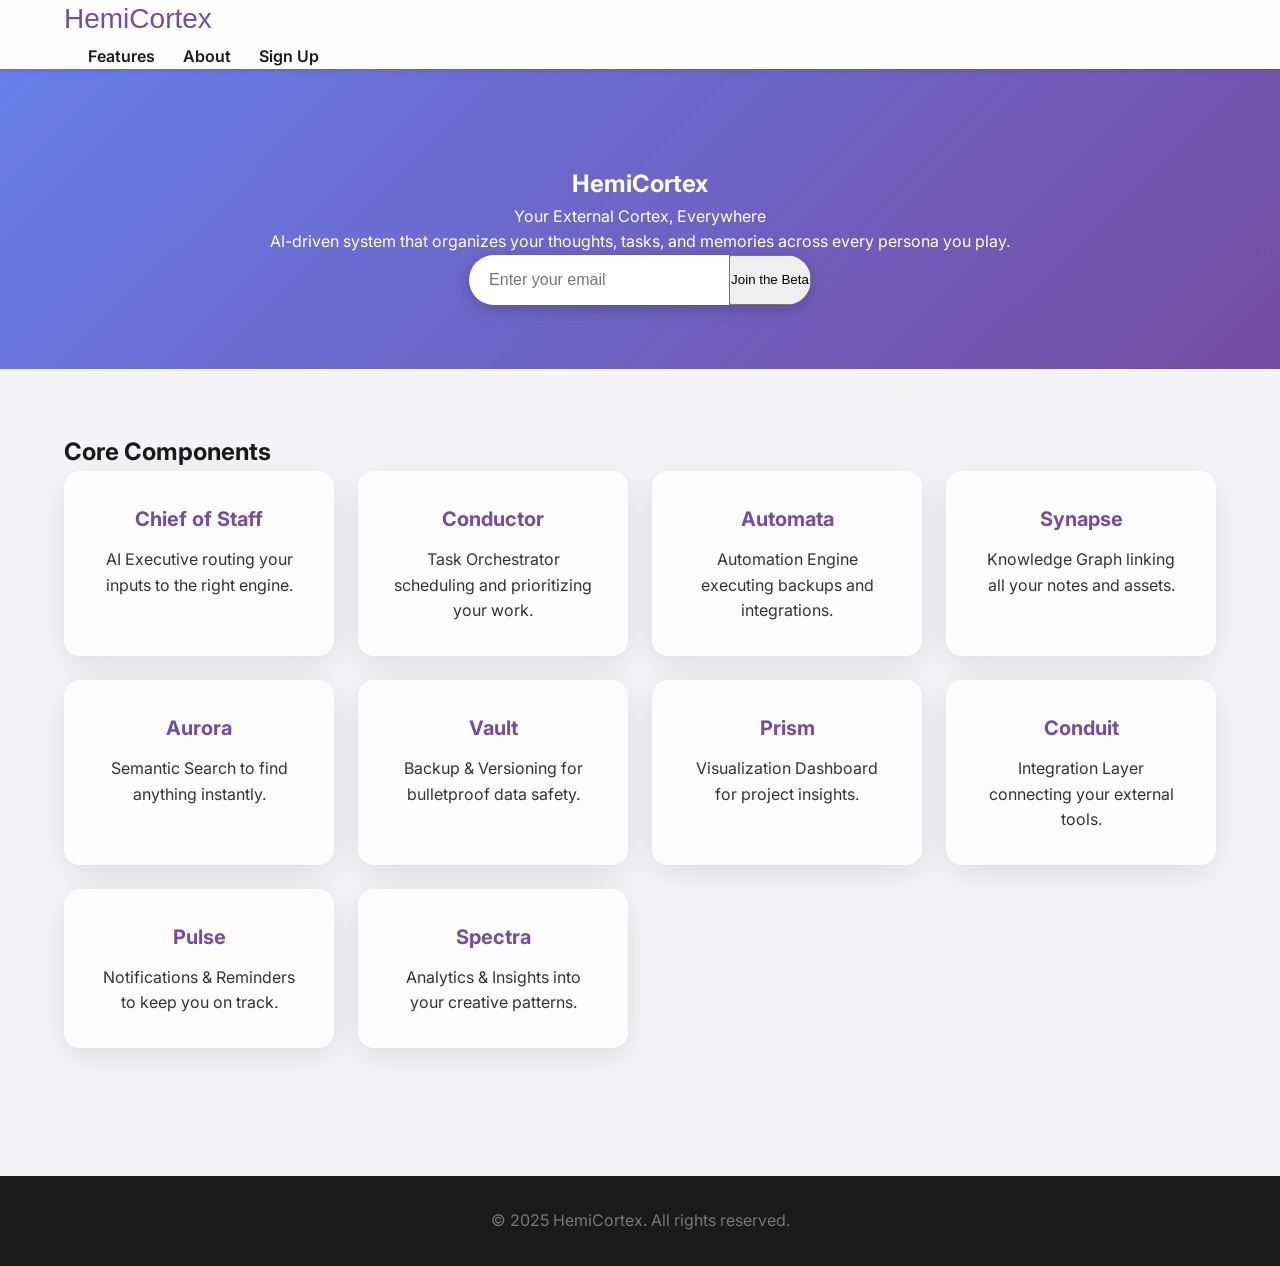
<file: index.html>
<!DOCTYPE html>
<html lang="en">
<head>
  <meta charset="UTF-8">
  <meta name="viewport" content="width=device-width, initial-scale=1">
  <title>HemiCortex - Your External Cortex, Everywhere</title>
  <link href="https://fonts.googleapis.com/css2?family=Inter:wght@400;600;700&display=swap" rel="stylesheet">
  <link rel="stylesheet" href="assets/css/styles.css">
</head>
<body>
  <header class="site-header">
    <div class="container">
      <img src="assets/images/logo.svg" alt="HemiCortex Logo" class="logo">
      <nav class="site-nav">
        <a href="#features">Features</a>
        <a href="#about">About</a>
        <a href="#signup">Sign Up</a>
      </nav>
    </div>
  </header>

  <section class="hero">
    <div class="container hero-content">
      <h1>HemiCortex</h1>
      <p class="tagline">Your External Cortex, Everywhere</p>
      <p>AI-driven system that organizes your thoughts, tasks, and memories across every persona you play.</p>
      <form id="signup" action="https://formspree.io/f/your-form-id" method="POST" class="signup-form">
        <input type="email" name="email" placeholder="Enter your email" required>
        <button type="submit">Join the Beta</button>
      </form>
    </div>
  </section>

  <section id="features" class="features">
    <div class="container">
      <h2>Core Components</h2>
      <div class="features-grid">
        <div class="feature-card">
          <h3>Chief of Staff</h3>
          <p>AI Executive routing your inputs to the right engine.</p>
        </div>
        <div class="feature-card">
          <h3>Conductor</h3>
          <p>Task Orchestrator scheduling and prioritizing your work.</p>
        </div>
        <div class="feature-card">
          <h3>Automata</h3>
          <p>Automation Engine executing backups and integrations.</p>
        </div>
        <div class="feature-card">
          <h3>Synapse</h3>
          <p>Knowledge Graph linking all your notes and assets.</p>
        </div>
        <div class="feature-card">
          <h3>Aurora</h3>
          <p>Semantic Search to find anything instantly.</p>
        </div>
        <div class="feature-card">
          <h3>Vault</h3>
          <p>Backup & Versioning for bulletproof data safety.</p>
        </div>
        <div class="feature-card">
          <h3>Prism</h3>
          <p>Visualization Dashboard for project insights.</p>
        </div>
        <div class="feature-card">
          <h3>Conduit</h3>
          <p>Integration Layer connecting your external tools.</p>
        </div>
        <div class="feature-card">
          <h3>Pulse</h3>
          <p>Notifications & Reminders to keep you on track.</p>
        </div>
        <div class="feature-card">
          <h3>Spectra</h3>
          <p>Analytics & Insights into your creative patterns.</p>
        </div>
      </div>
    </div>
  </section>

  <footer class="site-footer">
    <div class="container">
      <p>&copy; 2025 HemiCortex. All rights reserved.</p>
    </div>
  </footer>
</body>
</html>
</file>
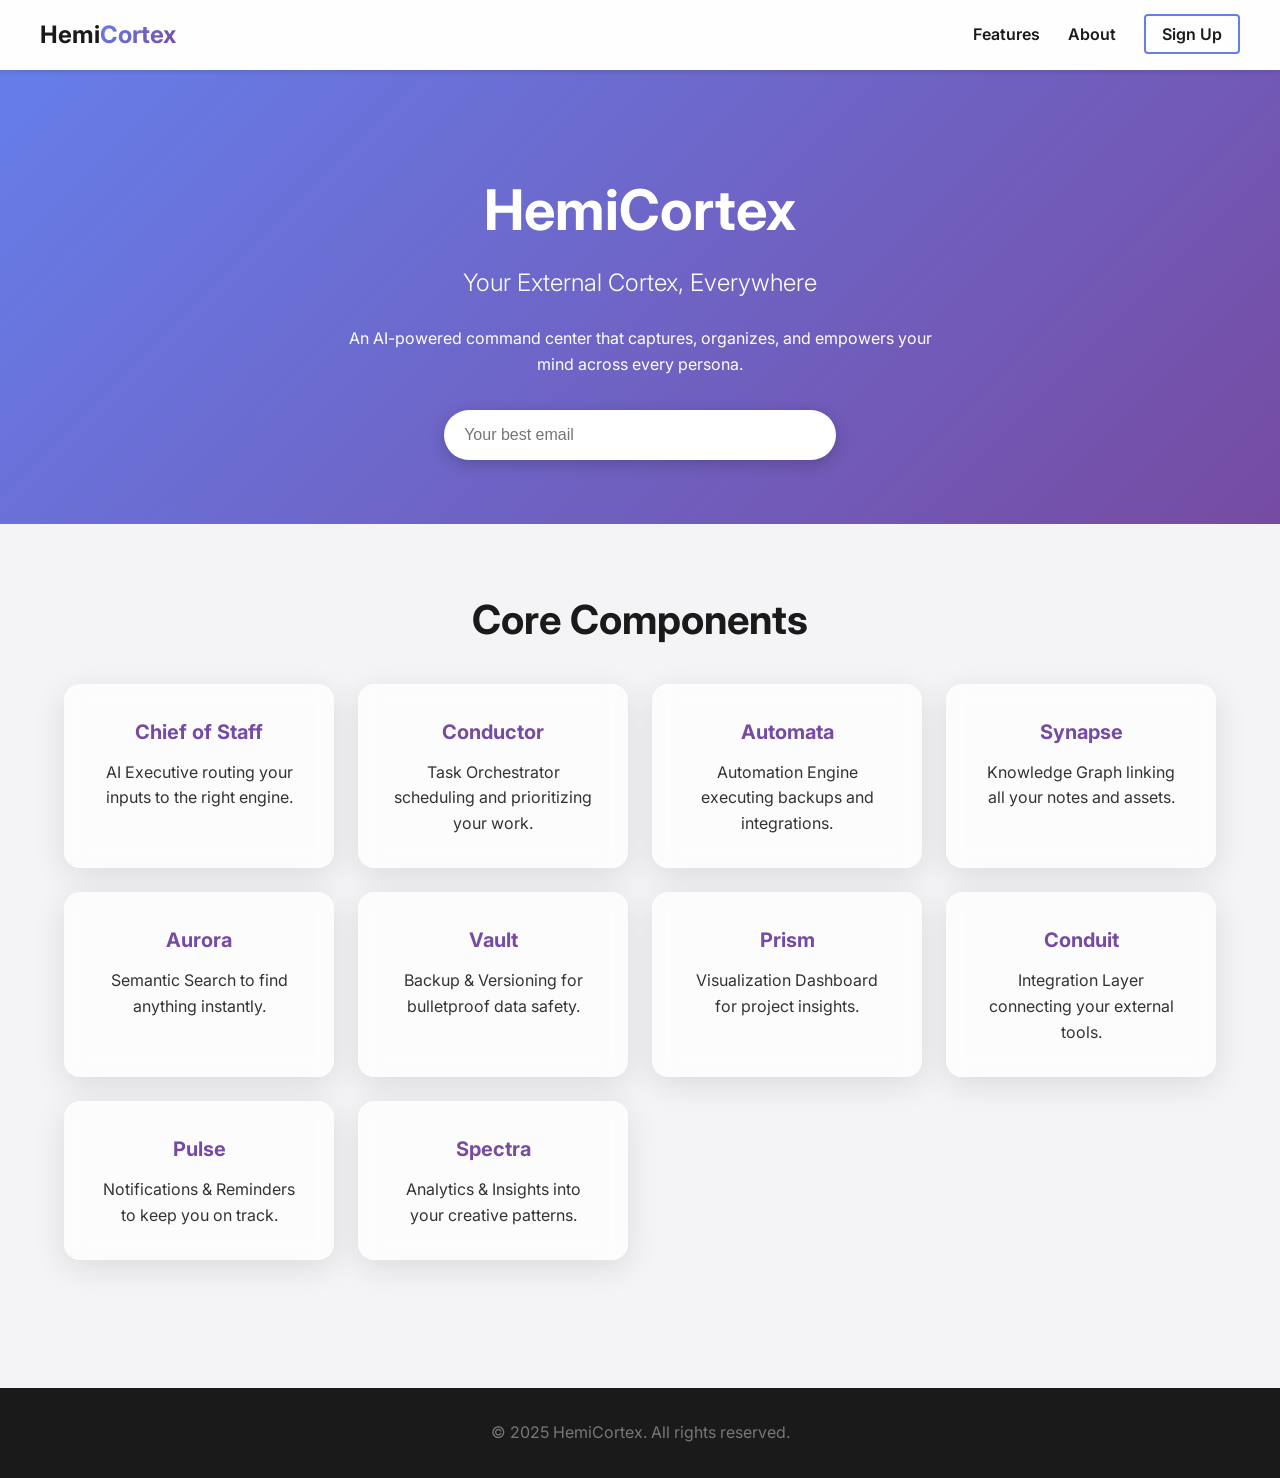
<file: docs/index.html>
<!DOCTYPE html>
<html lang="en">
<head>
  <meta charset="UTF-8">
  <meta name="viewport" content="width=device-width, initial-scale=1">
  <title>HemiCortex - Your External Cortex, Everywhere</title>
  <link href="https://fonts.googleapis.com/css2?family=Inter:wght@300;400;600;700&display=swap" rel="stylesheet">
  <link rel="stylesheet" href="assets/css/styles.css">
</head>
<body>
  <header class="site-header">
    <div class="container nav-container">
      <a href="/" class="logo">Hemi<span>Cortex</span></a>
      <nav class="site-nav">
        <a href="#features">Features</a>
        <a href="#about">About</a>
        <a href="#signup" class="btn-outline">Sign Up</a>
      </nav>
    </div>
  </header>

  <section class="hero">
    <div class="container hero-content">
      <h1 class="hero-title">HemiCortex</h1>
      <p class="hero-subtitle">Your External Cortex, Everywhere</p>
      <p class="hero-text">An AI-powered command center that captures, organizes, and empowers your mind across every persona.</p>
      <form id="signup" action="https://formspree.io/f/your-form-id" method="POST" class="signup-form">
        <input type="email" name="email" placeholder="Your best email" required>
        <button type="submit" class="btn-primary">Join the Beta</button>
      </form>
    </div>
  </section>

  <section id="features" class="features">
    <div class="container">
      <h2 class="section-title">Core Components</h2>
      <div class="features-grid">
        <div class="feature-card"><h3>Chief of Staff</h3><p>AI Executive routing your inputs to the right engine.</p></div>
        <div class="feature-card"><h3>Conductor</h3><p>Task Orchestrator scheduling and prioritizing your work.</p></div>
        <div class="feature-card"><h3>Automata</h3><p>Automation Engine executing backups and integrations.</p></div>
        <div class="feature-card"><h3>Synapse</h3><p>Knowledge Graph linking all your notes and assets.</p></div>
        <div class="feature-card"><h3>Aurora</h3><p>Semantic Search to find anything instantly.</p></div>
        <div class="feature-card"><h3>Vault</h3><p>Backup & Versioning for bulletproof data safety.</p></div>
        <div class="feature-card"><h3>Prism</h3><p>Visualization Dashboard for project insights.</p></div>
        <div class="feature-card"><h3>Conduit</h3><p>Integration Layer connecting your external tools.</p></div>
        <div class="feature-card"><h3>Pulse</h3><p>Notifications & Reminders to keep you on track.</p></div>
        <div class="feature-card"><h3>Spectra</h3><p>Analytics & Insights into your creative patterns.</p></div>
      </div>
    </div>
  </section>

  <footer class="site-footer">
    <div class="container footer-container">
      <p>&copy; 2025 HemiCortex. All rights reserved.</p>
    </div>
  </footer>
</body>
</html>
</file>
<file: assets/css/styles.css>
:root {
  --primary-gradient: linear-gradient(135deg, #667eea, #764ba2);
  --text-dark: #1a1a1a;
  --text-light: #ffffff;
  --bg-light: #f4f4f6;
  --font-sans: 'Inter', sans-serif;
}

* {
  margin: 0;
  padding: 0;
  box-sizing: border-box;
}

body {
  font-family: var(--font-sans);
  color: var(--text-dark);
  background: var(--bg-light);
  line-height: 1.6;
}

.container {
  max-width: 1200px;
  margin: 0 auto;
  padding: 0 1.5rem;
}

/* Header */
.site-header {
  position: sticky;
  top: 0;
  width: 100%;
  background: rgba(255,255,255,0.85);
  backdrop-filter: blur(10px);
  box-shadow: 0 2px 4px rgba(0,0,0,0.1);
  z-index: 100;
}
.nav-container {
  display: flex;
  align-items: center;
  justify-content: space-between;
  padding: 1rem 0;
}
.logo {
  font-size: 1.5rem;
  font-weight: 700;
  text-decoration: none;
  color: var(--text-dark);
}
.logo span {
  background: var(--primary-gradient);
  -webkit-background-clip: text;
  color: transparent;
}

.site-nav a {
  margin-left: 1.5rem;
  text-decoration: none;
  color: var(--text-dark);
  font-weight: 600;
  transition: color 0.3s;
}
.site-nav a:hover {
  color: #667eea;
}

.btn-outline {
  padding: 0.5rem 1rem;
  border: 2px solid #667eea;
  border-radius: 4px;
  color: #667eea;
  transition: background 0.3s, color 0.3s;
}
.btn-outline:hover {
  background: #667eea;
  color: white;
}

/* Hero */
.hero {
  background: var(--primary-gradient);
  color: var(--text-light);
  text-align: center;
  padding: 6rem 0 4rem;
}
.hero-title {
  font-size: 3.5rem;
  font-weight: 700;
  margin-bottom: 0.5rem;
}
.hero-subtitle {
  font-size: 1.5rem;
  font-weight: 300;
  margin-bottom: 1.5rem;
}
.hero-text {
  font-weight: 400;
  margin-bottom: 2rem;
  max-width: 600px;
  margin-left: auto;
  margin-right: auto;
}

.signup-form {
  display: inline-flex;
  border-radius: 50px;
  overflow: hidden;
  box-shadow: 0 4px 16px rgba(0,0,0,0.2);
}
.signup-form input[type="email"] {
  padding: 1rem 1.25rem;
  border: none;
  font-size: 1rem;
  width: 260px;
}
.btn-primary {
  background: #ffffff;
  color: var(--primary-gradient);
  font-weight: 600;
  padding: 1rem 1.5rem;
  border: none;
  cursor: pointer;
  transition: background 0.3s;
}
.btn-primary:hover {
  background: rgba(255,255,255,0.9);
}

/* Features */
.features {
  padding: 4rem 0;
}
.section-title {
  text-align: center;
  font-size: 2.5rem;
  margin-bottom: 2rem;
}
.features-grid {
  display: grid;
  grid-template-columns: repeat(auto-fit, minmax(240px, 1fr));
  gap: 1.5rem;
}
.feature-card {
  background: rgba(255,255,255,0.75);
  backdrop-filter: blur(10px);
  border-radius: 16px;
  padding: 2rem;
  box-shadow: 0 8px 32px rgba(0,0,0,0.1);
  text-align: center;
  transition: transform 0.3s, box-shadow 0.3s;
}
.feature-card h3 {
  font-size: 1.25rem;
  color: #764ba2;
  margin-bottom: 0.75rem;
}
.feature-card p {
  font-size: 1rem;
  color: #333;
}
.feature-card:hover {
  transform: translateY(-5px);
  box-shadow: 0 12px 48px rgba(0,0,0,0.15);
}

/* Footer */
.site-footer {
  background: #1a1a1a;
  color: #777;
  text-align: center;
  padding: 2rem 0;
  margin-top: 4rem;
}
.footer-container p {
  margin: 0;
}
</file>
<file: docs/assets/css/styles.css>
:root {
  --primary-gradient: linear-gradient(135deg, #667eea, #764ba2);
  --text-dark: #1a1a1a;
  --text-light: #ffffff;
  --bg-light: #f4f4f6;
  --font-sans: 'Inter', sans-serif;
}

* {
  margin: 0;
  padding: 0;
  box-sizing: border-box;
}

body {
  font-family: var(--font-sans);
  color: var(--text-dark);
  background: var(--bg-light);
  line-height: 1.6;
}

.container {
  max-width: 1200px;
  margin: 0 auto;
  padding: 0 1.5rem;
}

/* Header */
.site-header {
  position: sticky;
  top: 0;
  width: 100%;
  background: rgba(255,255,255,0.85);
  backdrop-filter: blur(10px);
  box-shadow: 0 2px 4px rgba(0,0,0,0.1);
  z-index: 100;
}
.nav-container {
  display: flex;
  align-items: center;
  justify-content: space-between;
  padding: 1rem 0;
}
.logo {
  font-size: 1.5rem;
  font-weight: 700;
  text-decoration: none;
  color: var(--text-dark);
}
.logo span {
  background: var(--primary-gradient);
  -webkit-background-clip: text;
  color: transparent;
}

.site-nav a {
  margin-left: 1.5rem;
  text-decoration: none;
  color: var(--text-dark);
  font-weight: 600;
  transition: color 0.3s;
}
.site-nav a:hover {
  color: #667eea;
}

.btn-outline {
  padding: 0.5rem 1rem;
  border: 2px solid #667eea;
  border-radius: 4px;
  color: #667eea;
  transition: background 0.3s, color 0.3s;
}
.btn-outline:hover {
  background: #667eea;
  color: white;
}

/* Hero */
.hero {
  background: var(--primary-gradient);
  color: var(--text-light);
  text-align: center;
  padding: 6rem 0 4rem;
}
.hero-title {
  font-size: 3.5rem;
  font-weight: 700;
  margin-bottom: 0.5rem;
}
.hero-subtitle {
  font-size: 1.5rem;
  font-weight: 300;
  margin-bottom: 1.5rem;
}
.hero-text {
  font-weight: 400;
  margin-bottom: 2rem;
  max-width: 600px;
  margin-left: auto;
  margin-right: auto;
}

.signup-form {
  display: inline-flex;
  border-radius: 50px;
  overflow: hidden;
  box-shadow: 0 4px 16px rgba(0,0,0,0.2);
}
.signup-form input[type="email"] {
  padding: 1rem 1.25rem;
  border: none;
  font-size: 1rem;
  width: 260px;
}
.btn-primary {
  background: #ffffff;
  color: var(--primary-gradient);
  font-weight: 600;
  padding: 1rem 1.5rem;
  border: none;
  cursor: pointer;
  transition: background 0.3s;
}
.btn-primary:hover {
  background: rgba(255,255,255,0.9);
}

/* Features */
.features {
  padding: 4rem 0;
}
.section-title {
  text-align: center;
  font-size: 2.5rem;
  margin-bottom: 2rem;
}
.features-grid {
  display: grid;
  grid-template-columns: repeat(auto-fit, minmax(240px, 1fr));
  gap: 1.5rem;
}
.feature-card {
  background: rgba(255,255,255,0.75);
  backdrop-filter: blur(10px);
  border-radius: 16px;
  padding: 2rem;
  box-shadow: 0 8px 32px rgba(0,0,0,0.1);
  text-align: center;
  transition: transform 0.3s, box-shadow 0.3s;
}
.feature-card h3 {
  font-size: 1.25rem;
  color: #764ba2;
  margin-bottom: 0.75rem;
}
.feature-card p {
  font-size: 1rem;
  color: #333;
}
.feature-card:hover {
  transform: translateY(-5px);
  box-shadow: 0 12px 48px rgba(0,0,0,0.15);
}

/* Footer */
.site-footer {
  background: #1a1a1a;
  color: #777;
  text-align: center;
  padding: 2rem 0;
  margin-top: 4rem;
}
.footer-container p {
  margin: 0;
}
</file>
